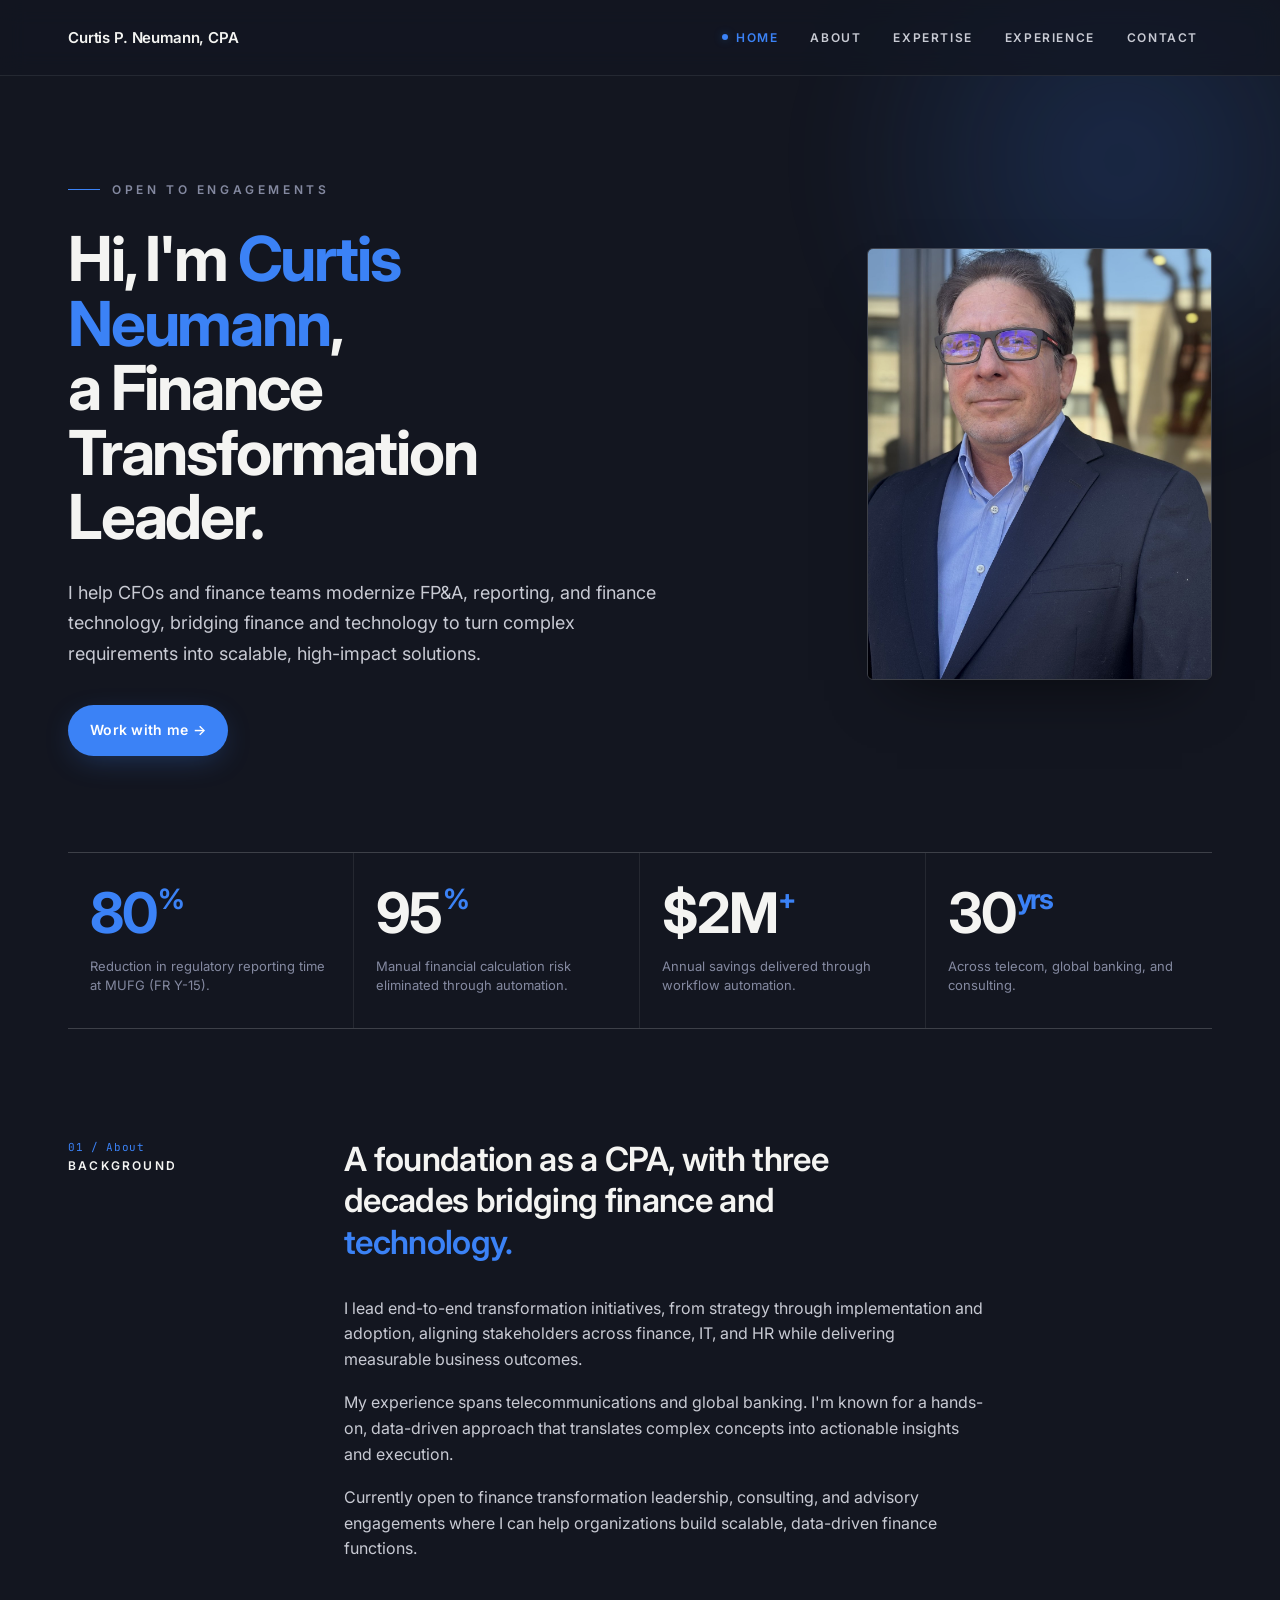
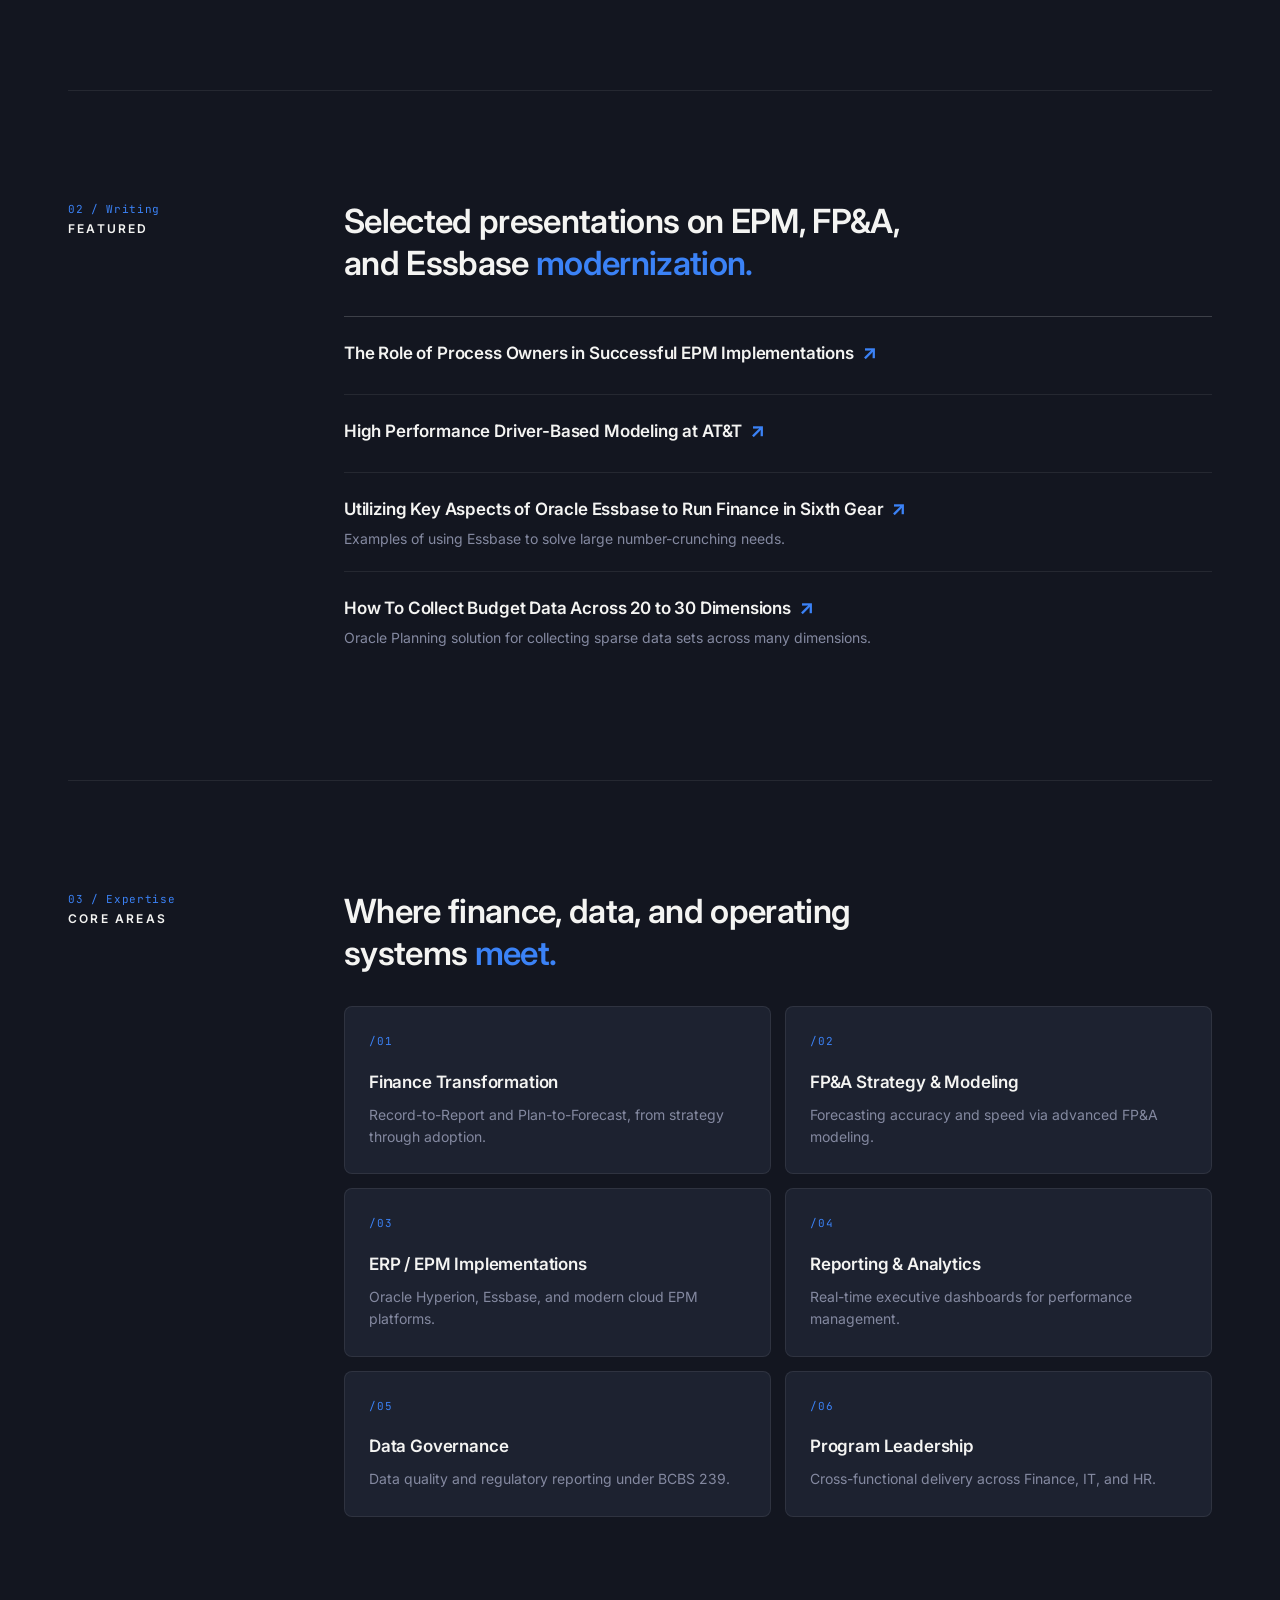
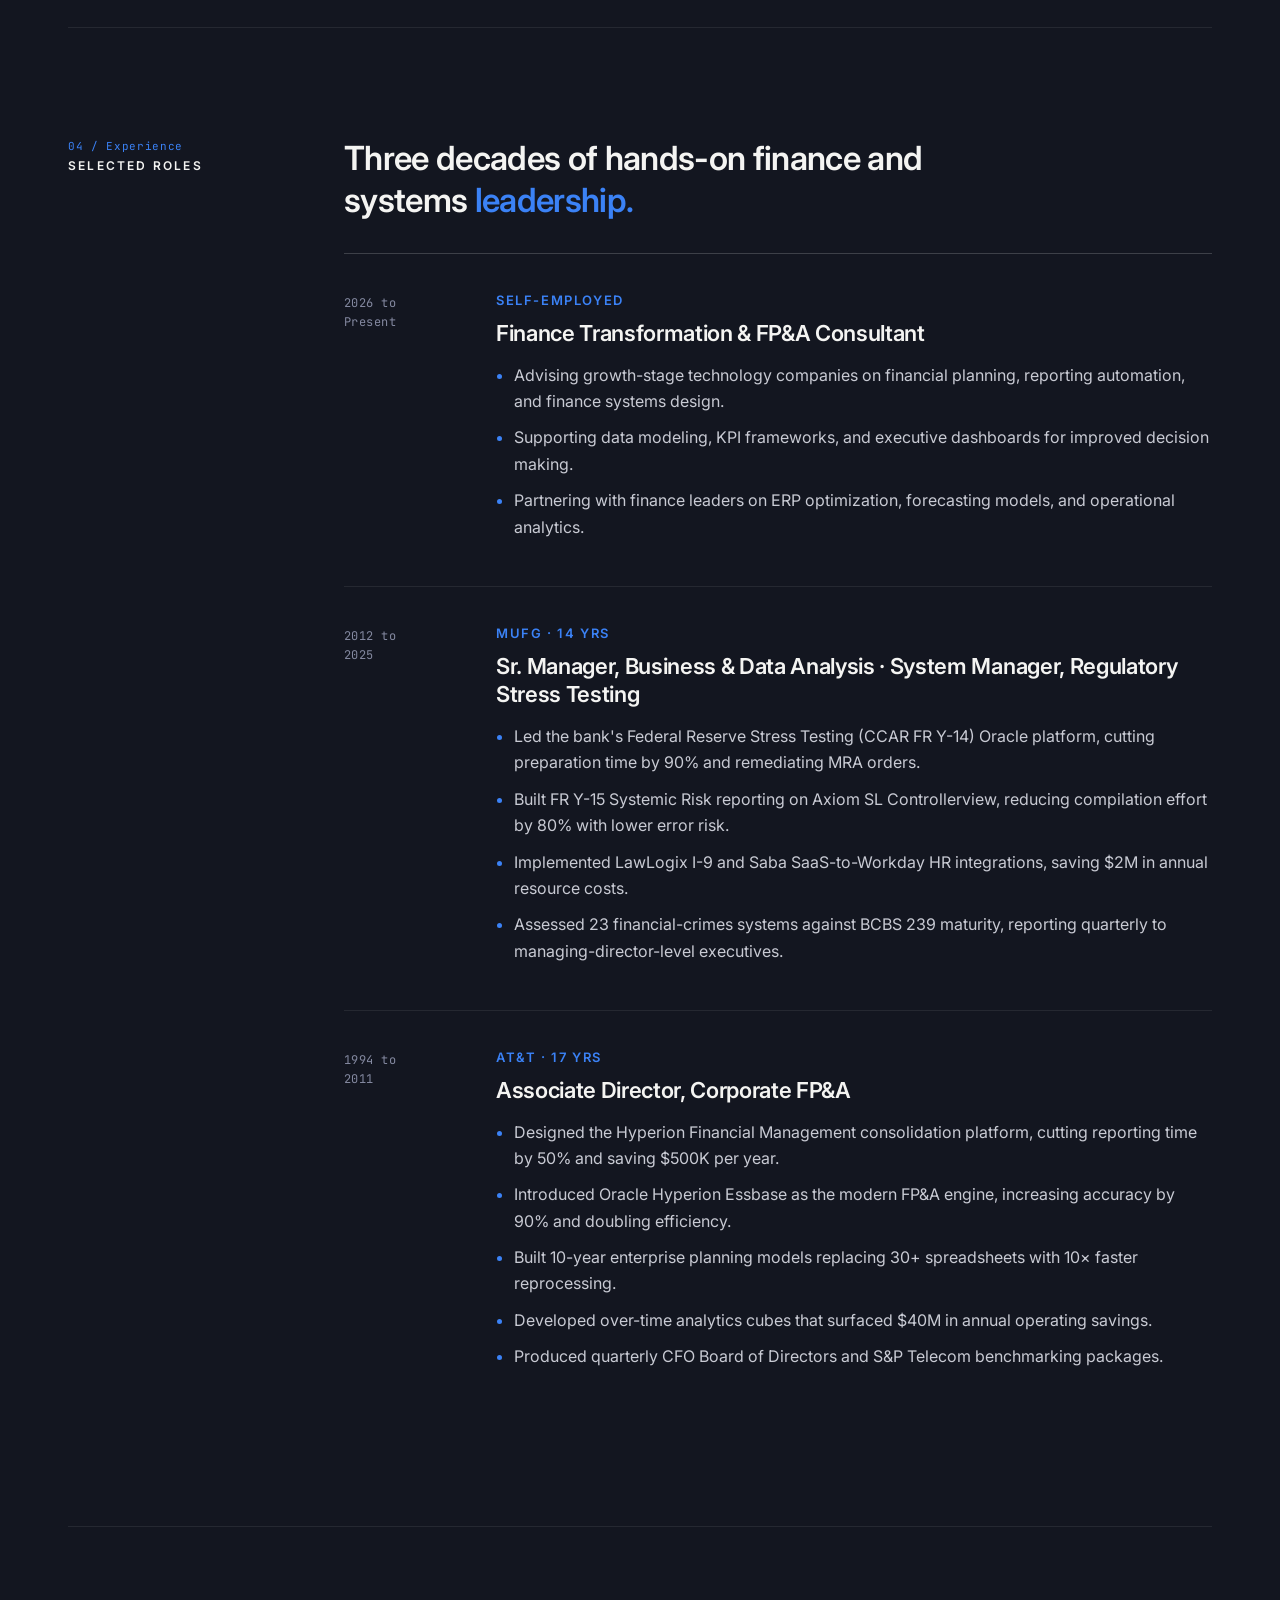
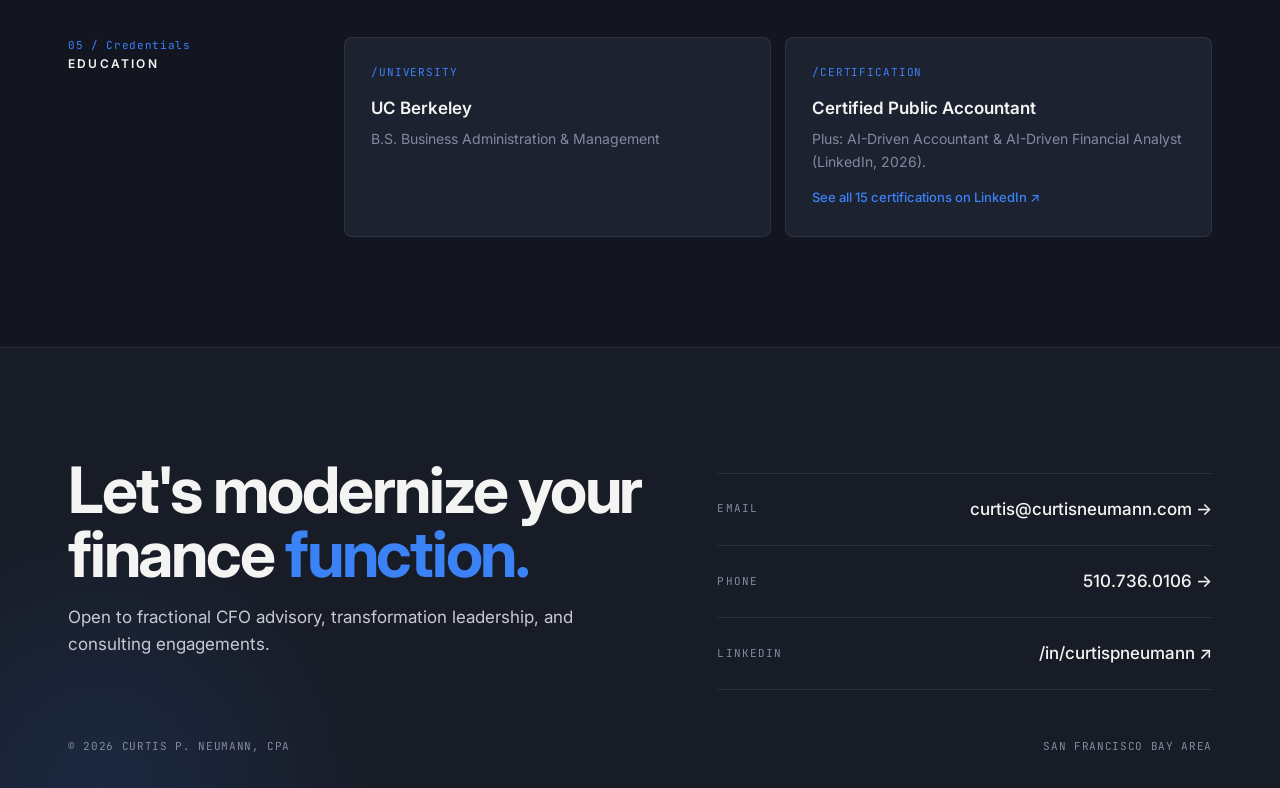
<file: index.html>
<!doctype html>
<html lang="en">
<head>
<meta charset="utf-8" />
<meta name="viewport" content="width=device-width, initial-scale=1" />
<title>Curtis P. Neumann, CPA · Finance Transformation Leader</title>
<meta name="description" content="Finance Transformation Leader and CFO Advisor. FP&A, ERP/EPM, reporting and data modernization. Ex-Deloitte CPA." />
<link rel="preconnect" href="https://fonts.googleapis.com" />
<link rel="preconnect" href="https://fonts.gstatic.com" crossorigin />
<link href="https://fonts.googleapis.com/css2?family=Inter:wght@400;500;600;700;800&family=JetBrains+Mono:wght@400;500&display=swap" rel="stylesheet" />
<link rel="stylesheet" href="styles.css" />
</head>
<body>

<header class="site">
  <div class="wrap row">
    <a class="brand" href="#top">
      <span>Curtis P. Neumann, CPA</span>
    </a>
    <nav class="primary" aria-label="Primary">
      <a href="#top" class="active">Home</a>
      <a href="#about">About</a>
      <a href="#expertise">Expertise</a>
      <a href="#experience">Experience</a>
      <a href="#contact">Contact</a>
    </nav>
  </div>
</header>

<main id="top">
  <div class="wrap">

    <section class="hero" aria-labelledby="hero-title">
      <div class="portrait-wrap">
        <img src="assets/portrait.jpg" alt="Portrait of Curtis P. Neumann" />
      </div>
      <div class="hero-text">
        <div class="eyebrow">Open to engagements</div>
        <h1 id="hero-title">
          <span class="line">Hi, I'm <span class="accent">Curtis Neumann</span>,</span>
          <span class="line">a Finance Transformation Leader.</span>
        </h1>
        <p class="lede">
          I help CFOs and finance teams modernize FP&amp;A, reporting, and finance technology, bridging finance and technology to turn complex requirements into scalable, high-impact solutions.
        </p>
        <div class="cta-row">
          <a class="btn btn-primary" href="mailto:curtis@curtisneumann.com?subject=Let%27s%20work%20together">Work with me →</a>
        </div>
      </div>
    </section>

    <div class="stats" aria-label="Selected impact">
      <div class="stat">
        <div class="num accent">80<span class="small">%</span></div>
        <div class="label">Reduction in regulatory reporting time at MUFG (FR Y-15).</div>
      </div>
      <div class="stat">
        <div class="num">95<span class="small">%</span></div>
        <div class="label">Manual financial calculation risk eliminated through automation.</div>
      </div>
      <div class="stat">
        <div class="num">$2M<span class="small">+</span></div>
        <div class="label">Annual savings delivered through workflow automation.</div>
      </div>
      <div class="stat">
        <div class="num">30<span class="small">yrs</span></div>
        <div class="label">Across telecom, global banking, and consulting.</div>
      </div>
    </div>

    <section id="about" aria-labelledby="about-title">
      <div class="section-grid">
        <div class="label-col">
          <div class="num-tag">01 / About</div>
          <h2 id="about-title">Background</h2>
        </div>
        <div>
          <p class="lede-2">A foundation as a CPA, with three decades bridging finance and <span class="accent">technology.</span></p>
          <p>I lead end-to-end transformation initiatives, from strategy through implementation and adoption, aligning stakeholders across finance, IT, and HR while delivering measurable business outcomes.</p>
          <p>My experience spans telecommunications and global banking. I'm known for a hands-on, data-driven approach that translates complex concepts into actionable insights and execution.</p>
          <p>Currently open to finance transformation leadership, consulting, and advisory engagements where I can help organizations build scalable, data-driven finance functions.</p>
        </div>
      </div>
    </section>

    <section id="writing" aria-labelledby="pub-title">
      <div class="section-grid">
        <div class="label-col">
          <div class="num-tag">02 / Writing</div>
          <h2 id="pub-title">Featured</h2>
        </div>
        <div>
          <p class="lede-2">Selected presentations on EPM, FP&amp;A, and Essbase <span class="accent">modernization.</span></p>
          <ul class="pub-list">
            <li>
              <a href="https://www.slideshare.net/Curtis_Neumann/the-role-of-process-owners-in-successful-epm-implementations" target="_blank" rel="noopener">
                <h3>The Role of Process Owners in Successful EPM Implementations<span class="ext">↗</span></h3>
              </a>
            </li>
            <li>
              <a href="https://www.slideshare.net/Curtis_Neumann/new-final-high-performance-driver-based-modelingat-att" target="_blank" rel="noopener">
                <h3>High Performance Driver-Based Modeling at AT&amp;T<span class="ext">↗</span></h3>
              </a>
            </li>
            <li>
              <a href="https://www.slideshare.net/Curtis_Neumann/utililizing-key-aspects-of-oracle-essbase-to-run-finance-in-sixth-gear" target="_blank" rel="noopener">
                <h3>Utilizing Key Aspects of Oracle Essbase to Run Finance in Sixth Gear<span class="ext">↗</span></h3>
                <p>Examples of using Essbase to solve large number-crunching needs.</p>
              </a>
            </li>
            <li>
              <a href="https://www.slideshare.net/Curtis_Neumann/how-to-collect-budget-data-across20-30-dims" target="_blank" rel="noopener">
                <h3>How To Collect Budget Data Across 20 to 30 Dimensions<span class="ext">↗</span></h3>
                <p>Oracle Planning solution for collecting sparse data sets across many dimensions.</p>
              </a>
            </li>
          </ul>
        </div>
      </div>
    </section>

    <section id="expertise" aria-labelledby="exp-title">
      <div class="section-grid">
        <div class="label-col">
          <div class="num-tag">03 / Expertise</div>
          <h2 id="exp-title">Core areas</h2>
        </div>
        <div>
          <p class="lede-2">Where finance, data, and operating systems <span class="accent">meet.</span></p>
          <div class="skill-grid">
            <div class="skill">
              <div class="num">/01</div>
              <h3>Finance Transformation</h3>
              <p>Record-to-Report and Plan-to-Forecast, from strategy through adoption.</p>
            </div>
            <div class="skill">
              <div class="num">/02</div>
              <h3>FP&amp;A Strategy &amp; Modeling</h3>
              <p>Forecasting accuracy and speed via advanced FP&amp;A modeling.</p>
            </div>
            <div class="skill">
              <div class="num">/03</div>
              <h3>ERP / EPM Implementations</h3>
              <p>Oracle Hyperion, Essbase, and modern cloud EPM platforms.</p>
            </div>
            <div class="skill">
              <div class="num">/04</div>
              <h3>Reporting &amp; Analytics</h3>
              <p>Real-time executive dashboards for performance management.</p>
            </div>
            <div class="skill">
              <div class="num">/05</div>
              <h3>Data Governance</h3>
              <p>Data quality and regulatory reporting under BCBS 239.</p>
            </div>
            <div class="skill">
              <div class="num">/06</div>
              <h3>Program Leadership</h3>
              <p>Cross-functional delivery across Finance, IT, and HR.</p>
            </div>
          </div>
        </div>
      </div>
    </section>

    <section id="experience" aria-labelledby="roles-title">
      <div class="section-grid">
        <div class="label-col">
          <div class="num-tag">04 / Experience</div>
          <h2 id="roles-title">Selected roles</h2>
        </div>
        <div>
          <p class="lede-2">Three decades of hands-on finance and systems <span class="accent">leadership.</span></p>

          <div class="timeline">
            <div class="role">
              <div class="when">2026 to<br>Present</div>
              <div>
                <div class="org">Self-employed</div>
                <h3>Finance Transformation &amp; FP&amp;A Consultant</h3>
                <ul>
                  <li>Advising growth-stage technology companies on financial planning, reporting automation, and finance systems design.</li>
                  <li>Supporting data modeling, KPI frameworks, and executive dashboards for improved decision making.</li>
                  <li>Partnering with finance leaders on ERP optimization, forecasting models, and operational analytics.</li>
                </ul>
              </div>
            </div>

            <div class="role">
              <div class="when">2012 to<br>2025</div>
              <div>
                <div class="org">MUFG · 14 yrs</div>
                <h3>Sr. Manager, Business &amp; Data Analysis · System Manager, Regulatory Stress Testing</h3>
                <ul>
                  <li>Led the bank's Federal Reserve Stress Testing (CCAR FR Y-14) Oracle platform, cutting preparation time by 90% and remediating MRA orders.</li>
                  <li>Built FR Y-15 Systemic Risk reporting on Axiom SL Controllerview, reducing compilation effort by 80% with lower error risk.</li>
                  <li>Implemented LawLogix I-9 and Saba SaaS-to-Workday HR integrations, saving $2M in annual resource costs.</li>
                  <li>Assessed 23 financial-crimes systems against BCBS 239 maturity, reporting quarterly to managing-director-level executives.</li>
                </ul>
              </div>
            </div>

            <div class="role">
              <div class="when">1994 to<br>2011</div>
              <div>
                <div class="org">AT&amp;T · 17 yrs</div>
                <h3>Associate Director, Corporate FP&amp;A</h3>
                <ul>
                  <li>Designed the Hyperion Financial Management consolidation platform, cutting reporting time by 50% and saving $500K per year.</li>
                  <li>Introduced Oracle Hyperion Essbase as the modern FP&amp;A engine, increasing accuracy by 90% and doubling efficiency.</li>
                  <li>Built 10-year enterprise planning models replacing 30+ spreadsheets with 10× faster reprocessing.</li>
                  <li>Developed over-time analytics cubes that surfaced $40M in annual operating savings.</li>
                  <li>Produced quarterly CFO Board of Directors and S&amp;P Telecom benchmarking packages.</li>
                </ul>
              </div>
            </div>
          </div>
        </div>
      </div>
    </section>

    <section aria-labelledby="edu-title">
      <div class="section-grid">
        <div class="label-col">
          <div class="num-tag">05 / Credentials</div>
          <h2 id="edu-title">Education</h2>
        </div>
        <div>
          <div class="edu-grid">
            <div class="edu-card">
              <div class="num">/UNIVERSITY</div>
              <h3>UC Berkeley</h3>
              <p>B.S. Business Administration &amp; Management</p>
            </div>
            <div class="edu-card">
              <div class="num">/CERTIFICATION</div>
              <h3>Certified Public Accountant</h3>
              <p>Plus: AI-Driven Accountant &amp; AI-Driven Financial Analyst (LinkedIn, 2026).</p>
              <a class="cert-link" href="https://www.linkedin.com/in/curtispneumann/details/certifications/" target="_blank" rel="noopener">See all 15 certifications on LinkedIn ↗</a>
            </div>
          </div>
        </div>
      </div>
    </section>

  </div>

  <footer class="cta" id="contact">
    <div class="wrap">
      <div class="grid">
        <div>
          <h2>Let's modernize your finance <span class="accent">function.</span></h2>
          <p>Open to fractional CFO advisory, transformation leadership, and consulting engagements.</p>
        </div>
        <div class="channels">
          <a class="channel" href="mailto:curtis@curtisneumann.com">
            <span class="lab">Email</span>
            <span class="val">curtis@curtisneumann.com →</span>
          </a>
          <a class="channel" href="tel:+15107360106">
            <span class="lab">Phone</span>
            <span class="val">510.736.0106 →</span>
          </a>
          <a class="channel" href="https://www.linkedin.com/in/curtispneumann/" target="_blank" rel="noopener">
            <span class="lab">LinkedIn</span>
            <span class="val">/in/curtispneumann ↗</span>
          </a>
        </div>
      </div>
      <div class="colophon">
        <span>© 2026 CURTIS P. NEUMANN, CPA</span>
        <span>SAN FRANCISCO BAY AREA</span>
      </div>
    </div>
  </footer>
</main>

</body>
</html>
</file>
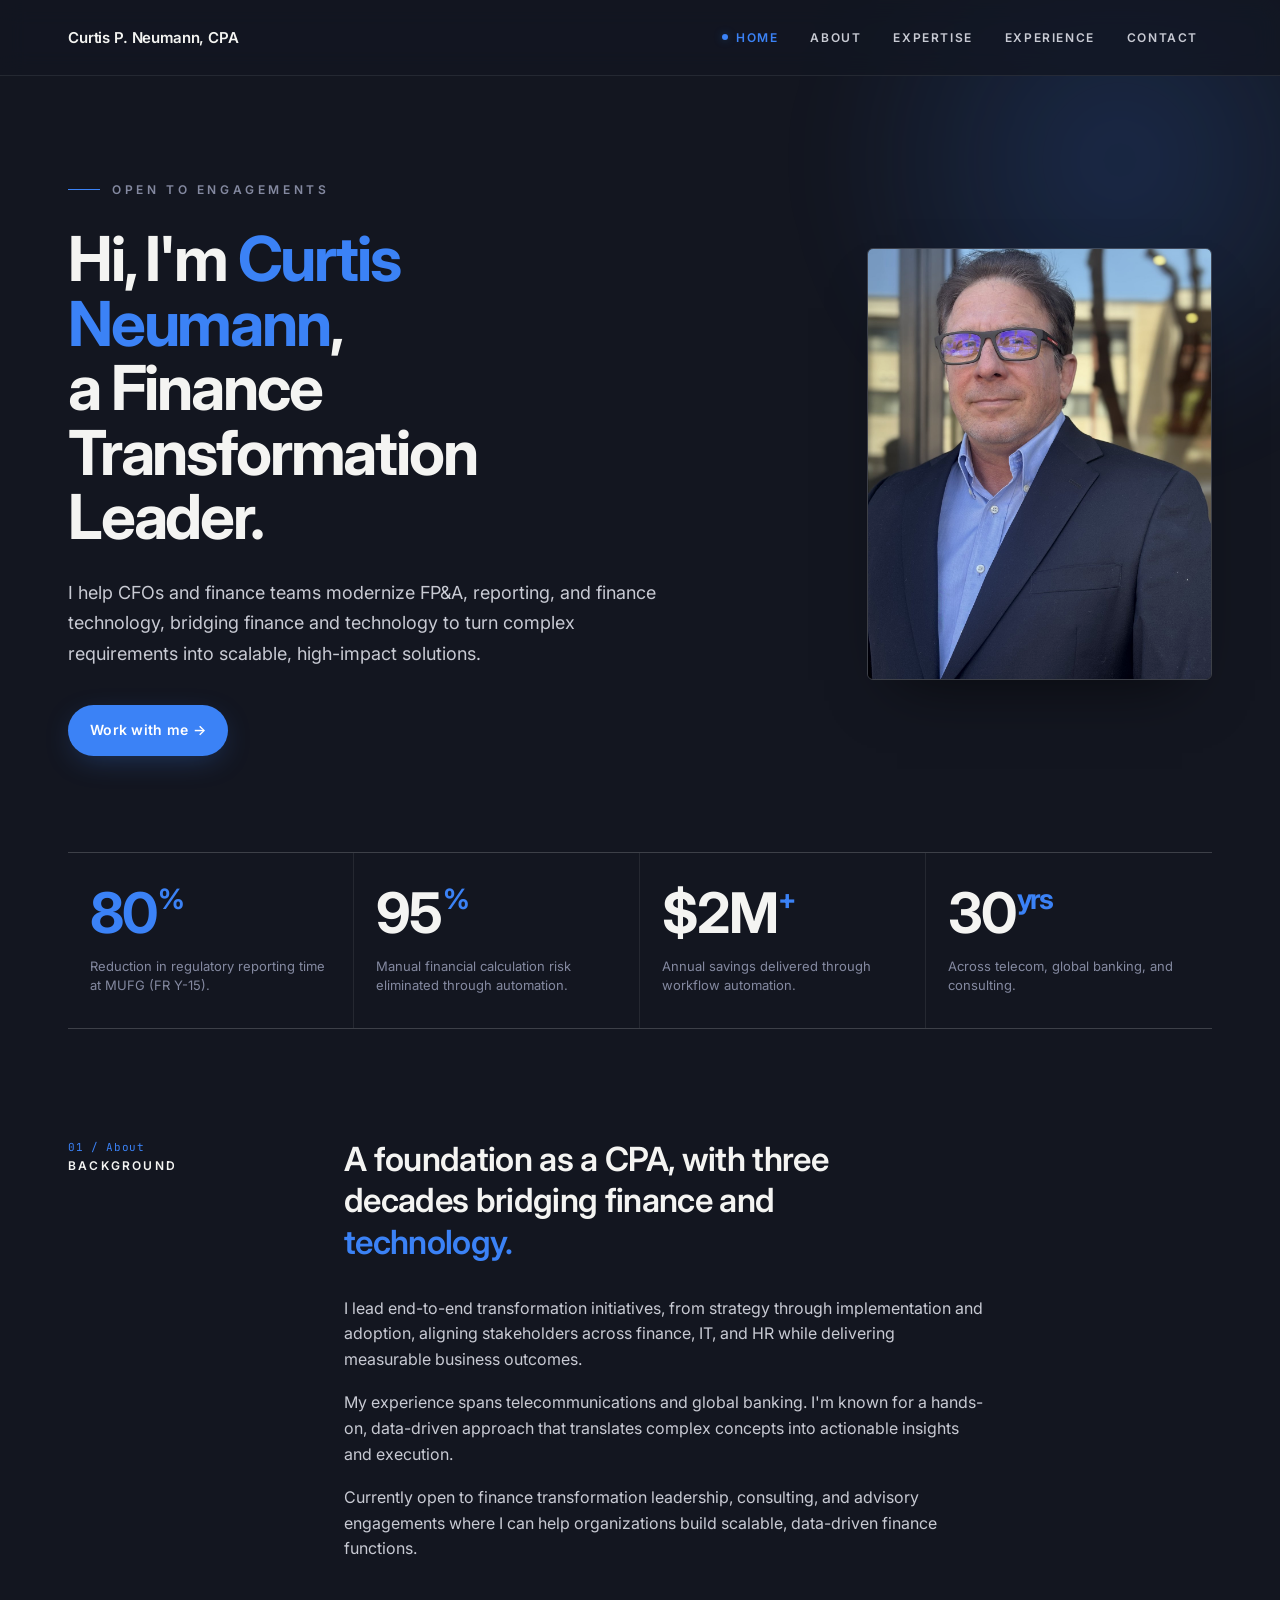
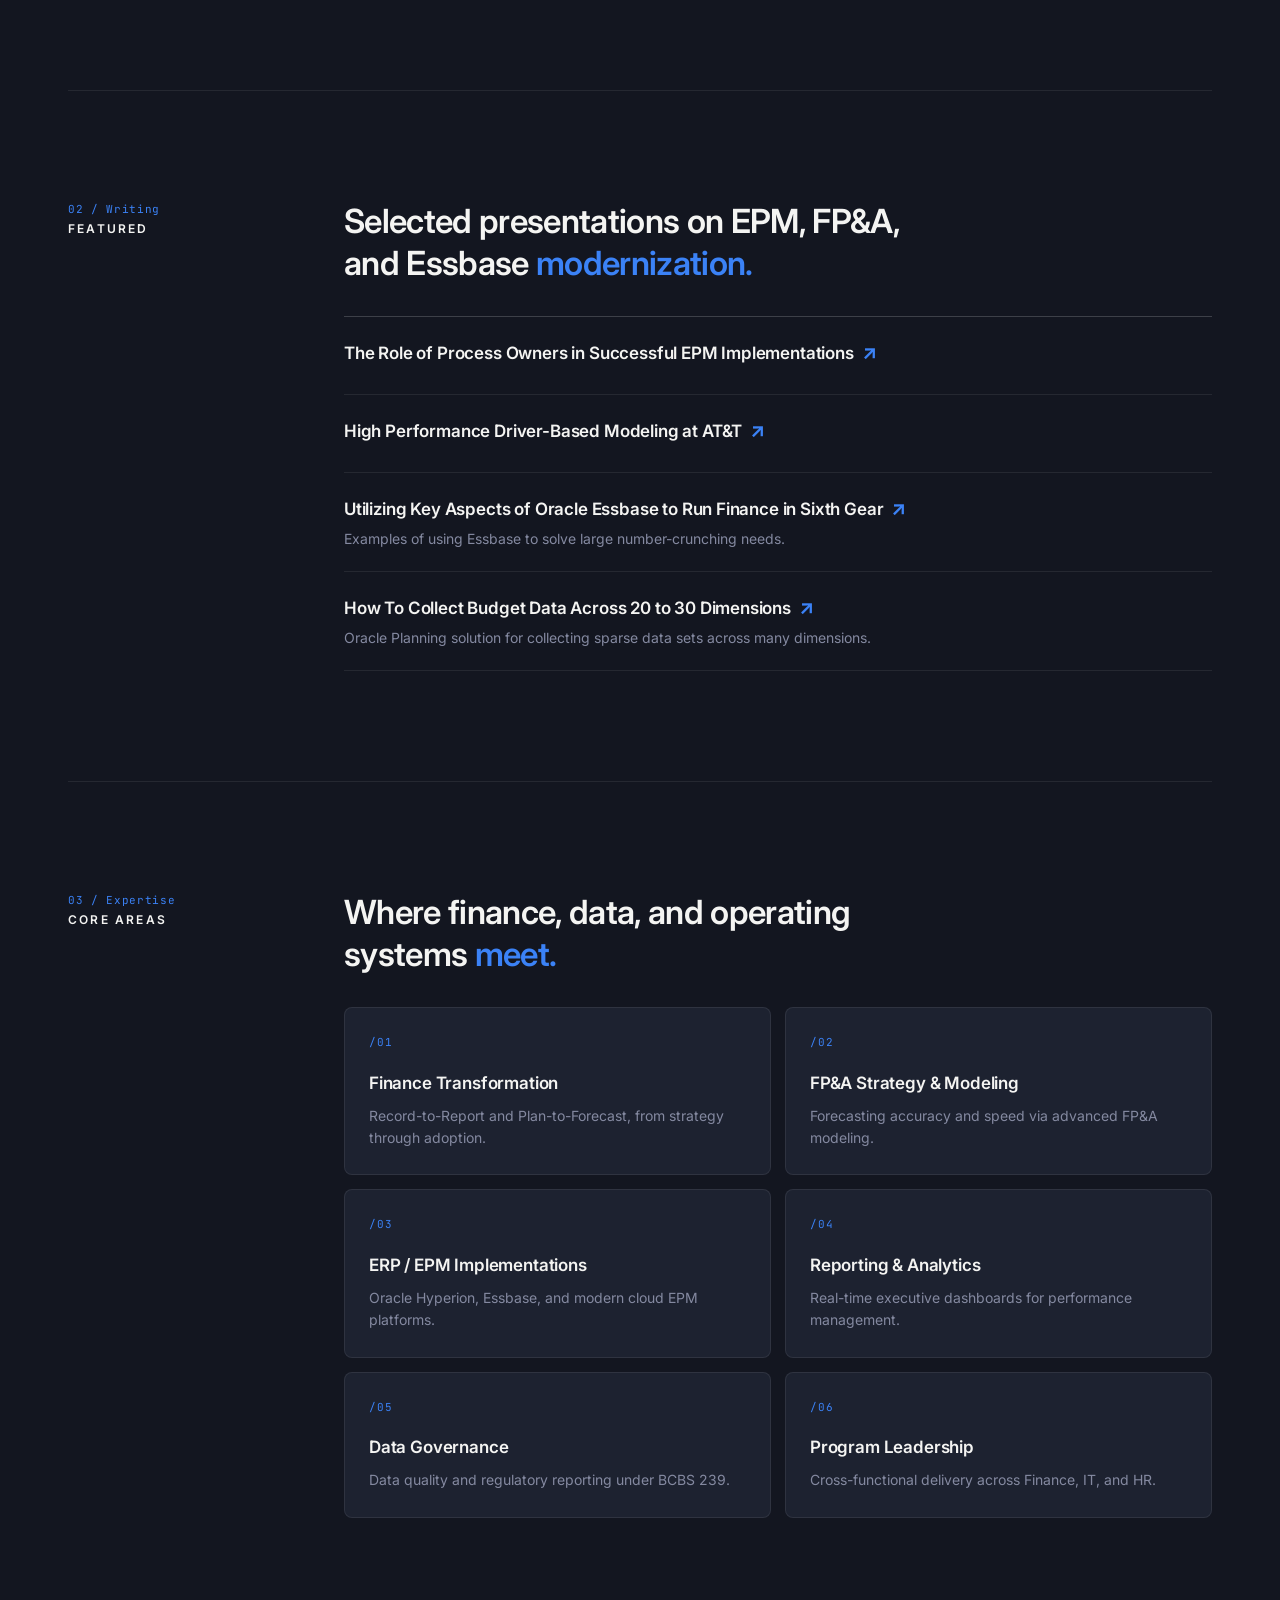
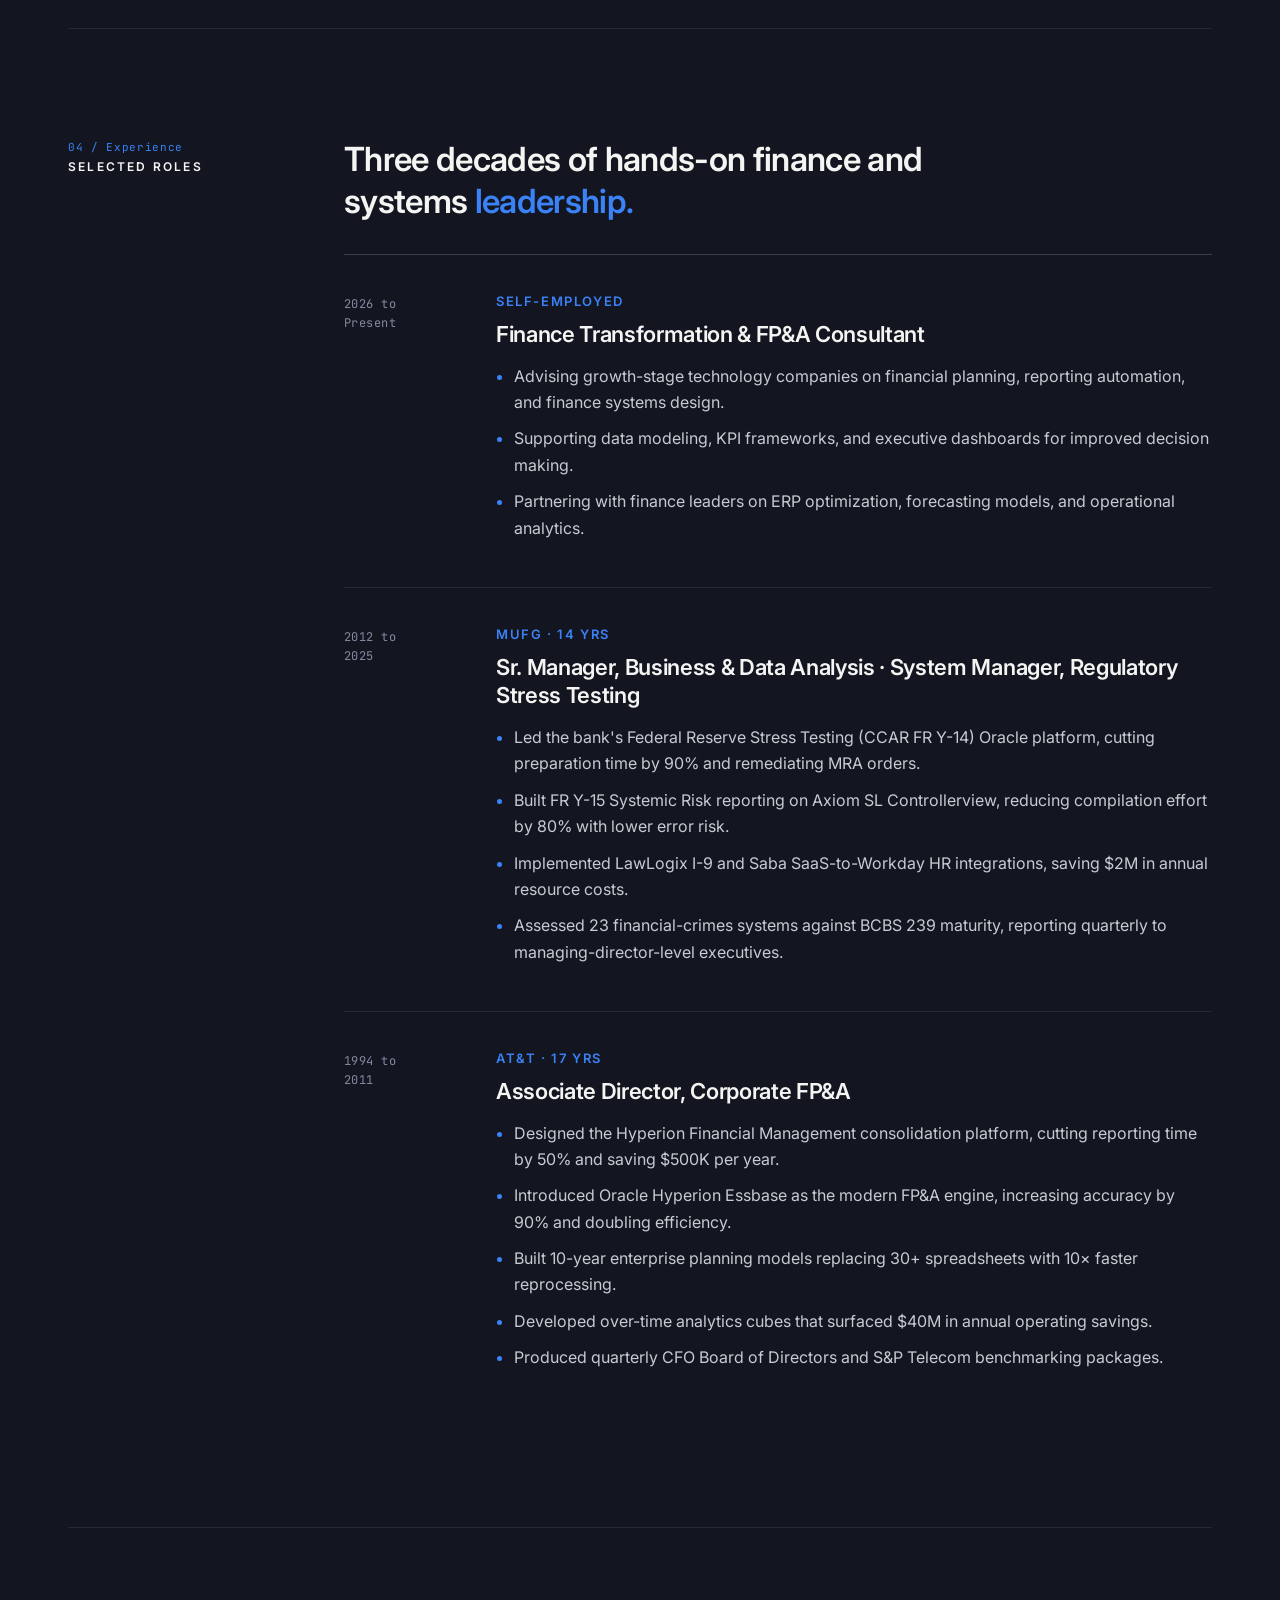
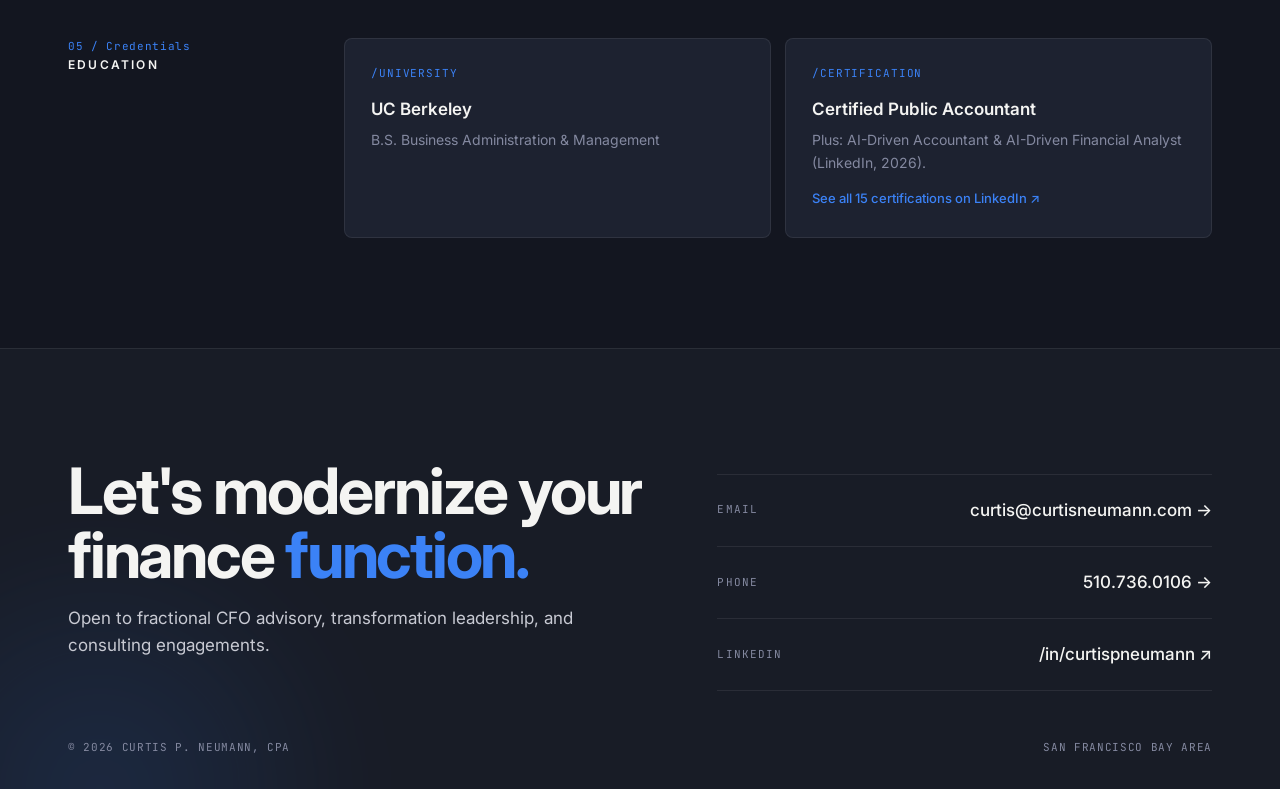
<file: mockup/3.html>
<!doctype html>
<html lang="en">
<head>
<meta charset="utf-8" />
<meta name="robots" content="noindex, nofollow" />
<meta name="viewport" content="width=device-width, initial-scale=1" />
<title>Curtis P. Neumann, CPA · Finance Transformation Leader</title>
<meta name="description" content="Finance Transformation Leader and CFO Advisor. FP&A, ERP/EPM, reporting and data modernization. Ex-Deloitte CPA." />
<link rel="preconnect" href="https://fonts.googleapis.com" />
<link rel="preconnect" href="https://fonts.gstatic.com" crossorigin />
<link href="https://fonts.googleapis.com/css2?family=Inter:wght@400;500;600;700;800&family=JetBrains+Mono:wght@400;500&display=swap" rel="stylesheet" />
<style>
  :root {
    --bg: #131620;
    --bg-2: #181C26;
    --panel: #1D2230;
    --panel-2: #232838;
    --ink: #F4F4F2;
    --ink-2: #C8CAD3;
    --muted: #8489A0;
    --rule: rgba(255,255,255,0.08);
    --rule-strong: rgba(255,255,255,0.18);
    --accent: #3B82F6;
    --accent-2: #60A5FA;
    --accent-soft: rgba(59, 130, 246, 0.14);
    --accent-glow: rgba(59, 130, 246, 0.35);
    --max: 1200px;
  }
  * { box-sizing: border-box; }
  html, body { margin: 0; padding: 0; }
  body {
    background: var(--bg);
    color: var(--ink);
    font-family: 'Inter', -apple-system, BlinkMacSystemFont, sans-serif;
    font-size: 16px;
    line-height: 1.6;
    -webkit-font-smoothing: antialiased;
  }
  body::before {
    content: "";
    position: fixed;
    pointer-events: none;
    top: -200px; right: -200px;
    width: 720px; height: 720px;
    background: radial-gradient(circle, var(--accent-glow), transparent 60%);
    opacity: 0.55;
    filter: blur(40px);
    z-index: 0;
  }
  a { color: var(--ink); text-decoration: none; }
  a:hover { color: var(--accent); }
  .mono { font-family: 'JetBrains Mono', ui-monospace, monospace; font-size: 12px; letter-spacing: 0.04em; }

  .wrap { max-width: var(--max); margin: 0 auto; padding: 0 28px; position: relative; z-index: 1; }

  /* Header */
  header.site {
    border-bottom: 1px solid var(--rule);
    padding: 18px 0;
    position: sticky; top: 0;
    background: rgba(19, 22, 32, 0.78);
    backdrop-filter: saturate(140%) blur(12px);
    z-index: 5;
  }
  header.site .row {
    display: flex; align-items: center; justify-content: space-between; gap: 24px;
  }
  .brand {
    display: inline-flex; align-items: center; gap: 12px;
    font-weight: 600;
    font-size: 15px;
    letter-spacing: -0.01em;
    color: var(--ink);
  }
  .brand .avatar {
    width: 40px; height: 40px;
    border-radius: 50%;
    overflow: hidden;
    background: #333;
    border: 1px solid var(--rule-strong);
    box-shadow: 0 0 0 3px rgba(255,255,255,0.04);
    flex-shrink: 0;
  }
  .brand .avatar img { width: 100%; height: 100%; object-fit: cover; display: block; }
  nav.primary {
    display: flex; gap: 4px; align-items: center;
    font-size: 12px;
    text-transform: uppercase;
    letter-spacing: 1.6px;
    font-weight: 600;
  }
  nav.primary a {
    color: var(--ink-2);
    padding: 10px 14px;
    border-radius: 6px;
    transition: color .15s ease, background .15s ease;
  }
  nav.primary a:hover { color: var(--ink); background: rgba(255,255,255,0.04); }
  nav.primary a.active { color: var(--accent); }
  nav.primary a.active::before {
    content: "";
    display: inline-block;
    width: 6px; height: 6px;
    background: var(--accent);
    border-radius: 50%;
    margin-right: 8px;
    transform: translateY(-2px);
    box-shadow: 0 0 8px var(--accent-glow);
  }

  /* Hero */
  .hero {
    padding: 96px 0 72px;
    display: grid;
    grid-template-columns: 1.2fr 1fr;
    gap: 64px;
    align-items: center;
    border-bottom: none;
  }
  .hero .portrait-wrap { grid-column: 2; grid-row: 1; }
  .hero .hero-text { grid-column: 1; grid-row: 1; }
  .eyebrow {
    text-transform: uppercase;
    letter-spacing: 3.6px;
    font-size: 12px;
    color: var(--muted);
    font-weight: 600;
    margin-bottom: 28px;
    display: inline-flex; align-items: center; gap: 12px;
  }
  .eyebrow::before {
    content: "";
    display: inline-block;
    width: 32px; height: 1px;
    background: var(--accent);
  }
  h1 {
    font-weight: 700;
    font-size: clamp(36px, 5.4vw, 62px);
    line-height: 1.04;
    letter-spacing: -0.035em;
    margin: 0 0 28px;
    color: var(--ink);
  }
  h1 .accent { color: var(--accent); }
  h1 .line { display: block; }
  .lede {
    font-size: 18px;
    line-height: 1.7;
    color: var(--ink-2);
    max-width: 54ch;
    margin: 0 0 36px;
  }
  .pill-row { display: flex; flex-wrap: wrap; gap: 8px; margin-bottom: 36px; }
  .pill {
    display: inline-block;
    padding: 7px 14px;
    background: var(--panel);
    border: 1px solid var(--rule);
    border-radius: 999px;
    font-size: 13px;
    color: var(--ink-2);
  }
  .pill.dark {
    background: transparent;
    color: var(--accent);
    border-color: var(--accent);
  }

  .cta-row { display: flex; flex-wrap: wrap; gap: 12px; }
  .btn {
    display: inline-flex; align-items: center; gap: 10px;
    padding: 14px 22px;
    border-radius: 999px;
    font-weight: 600; font-size: 14px;
    letter-spacing: 0.02em;
    transition: transform .15s ease, box-shadow .15s ease, background .15s ease;
  }
  .btn-primary {
    background: var(--accent);
    color: white;
    box-shadow: 0 8px 30px -8px var(--accent-glow);
  }
  .btn-primary:hover { transform: translateY(-1px); background: var(--accent-2); color: white; }
  .btn-ghost {
    background: transparent;
    color: var(--ink);
    border: 1px solid var(--rule-strong);
  }
  .btn-ghost:hover { background: rgba(255,255,255,0.04); color: var(--ink); }

  .portrait-wrap {
    position: relative;
    aspect-ratio: 4/5;
    max-width: 345px;
    margin-left: auto;
  }
  .portrait-wrap img {
    width: 100%;
    height: 100%;
    object-fit: cover;
    border-radius: 6px;
    display: block;
    border: 1px solid var(--rule-strong);
    box-shadow: 0 30px 60px -30px rgba(0,0,0,0.6);
    filter: contrast(1.02) saturate(0.95);
  }

  /* Stats grid */
  .stats {
    display: grid;
    grid-template-columns: repeat(4, 1fr);
    gap: 0;
    border-top: 1px solid var(--rule-strong);
    border-bottom: 1px solid var(--rule-strong);
    margin: 24px 0 0;
  }
  .stat {
    padding: 32px 22px;
    border-right: 1px solid var(--rule);
    display: flex; flex-direction: column;
  }
  .stat:last-child { border-right: none; }
  .stat .num {
    font-weight: 700;
    font-size: 56px;
    line-height: 1;
    letter-spacing: -0.04em;
    color: var(--ink);
  }
  .stat .num .small { font-size: 28px; vertical-align: top; line-height: 1; color: var(--accent); margin-left: 2px; }
  .stat .num.accent { color: var(--accent); }
  .stat .label {
    margin-top: 16px;
    font-size: 13px;
    color: var(--muted);
    line-height: 1.5;
  }

  /* Sections */
  section { padding: 110px 0; border-bottom: 1px solid var(--rule); }
  section:last-of-type { border-bottom: none; }
  .section-grid {
    display: grid;
    grid-template-columns: 220px 1fr;
    gap: 56px;
  }
  .section-grid .label-col { position: sticky; top: 90px; align-self: start; }
  .section-grid h2 {
    font-size: 12px;
    text-transform: uppercase;
    letter-spacing: 2.2px;
    margin: 0 0 6px;
    color: var(--ink);
    font-weight: 600;
  }
  .section-grid .num-tag {
    font-family: 'JetBrains Mono', monospace;
    font-size: 11px;
    color: var(--accent);
    letter-spacing: 0.06em;
  }
  .section-grid .lede-2 {
    font-size: clamp(24px, 2.6vw, 34px);
    line-height: 1.25;
    letter-spacing: -0.02em;
    margin: 0 0 32px;
    max-width: 28ch;
    font-weight: 600;
    color: var(--ink);
  }
  .section-grid .lede-2 .accent { color: var(--accent); }
  .section-grid p {
    margin: 0 0 18px;
    max-width: 64ch;
    color: var(--ink-2);
    font-size: 16px;
  }

  /* Expertise cards */
  .skill-grid {
    display: grid;
    grid-template-columns: repeat(2, 1fr);
    gap: 14px;
  }
  .skill {
    background: var(--panel);
    border: 1px solid var(--rule);
    border-radius: 8px;
    padding: 26px 24px;
    transition: border-color .2s ease, transform .2s ease, background .2s ease;
    position: relative;
  }
  .skill:hover {
    border-color: var(--accent);
    background: var(--panel-2);
    transform: translateY(-2px);
  }
  .skill .num {
    font-family: 'JetBrains Mono', monospace;
    font-size: 11px;
    color: var(--accent);
    margin-bottom: 18px;
    letter-spacing: 0.08em;
  }
  .skill h3 {
    font-size: 17px;
    font-weight: 600;
    margin: 0 0 8px;
    letter-spacing: -0.01em;
    color: var(--ink);
  }
  .skill p { margin: 0; font-size: 14px; color: var(--muted); line-height: 1.55; }

  /* Experience */
  .timeline { display: flex; flex-direction: column; gap: 0; }
  .role {
    display: grid;
    grid-template-columns: 120px 1fr;
    gap: 32px;
    padding: 36px 0;
    border-top: 1px solid var(--rule);
    align-items: start;
  }
  .role:first-child { border-top: 1px solid var(--rule-strong); }
  .role .when {
    font-family: 'JetBrains Mono', monospace;
    font-size: 12px;
    color: var(--muted);
    letter-spacing: 0.04em;
    padding-top: 4px;
  }
  .role .org {
    color: var(--accent);
    font-size: 13px;
    font-weight: 600;
    text-transform: uppercase;
    letter-spacing: 1.6px;
    margin-bottom: 8px;
    font-family: 'Inter', sans-serif;
  }
  .role h3 {
    font-size: 22px;
    font-weight: 600;
    margin: 0 0 14px;
    letter-spacing: -0.015em;
    line-height: 1.3;
    color: var(--ink);
  }
  .role ul { margin: 0; padding-left: 18px; color: var(--ink-2); }
  .role ul li { margin-bottom: 10px; line-height: 1.65; }
  .role ul li::marker { color: var(--accent); }

  /* Education */
  .edu-grid {
    display: grid; grid-template-columns: 1fr 1fr; gap: 14px;
  }
  .edu-card {
    background: var(--panel);
    border: 1px solid var(--rule);
    border-radius: 8px;
    padding: 26px;
  }
  .edu-card .num {
    font-family: 'JetBrains Mono', monospace;
    font-size: 11px;
    color: var(--accent);
    letter-spacing: 0.08em;
    margin-bottom: 14px;
  }
  .edu-card h3 { margin: 0 0 6px; font-size: 17px; font-weight: 600; color: var(--ink); }
  .edu-card p { margin: 0; color: var(--muted); font-size: 14px; }
  .cert-link {
    display: inline-flex; align-items: center; gap: 6px;
    color: var(--accent);
    font-size: 13px;
    font-weight: 500;
    margin-top: 14px;
    transition: color .15s ease;
  }
  .cert-link:hover { color: var(--accent-2); text-decoration: underline; text-underline-offset: 4px; }

  /* Publications */
  .pub-list { list-style: none; margin: 0; padding: 0; display: flex; flex-direction: column; gap: 0; }
  .pub-list li {
    border-top: 1px solid var(--rule);
    padding: 22px 0;
  }
  .pub-list li:first-child { border-top: 1px solid var(--rule-strong); }
  .pub-list li:last-child { border-bottom: 1px solid var(--rule); }
  .pub-list a {
    display: block;
    color: var(--ink);
    transition: color .15s ease;
  }
  .pub-list a:hover { color: var(--accent); }
  .pub-list a:hover h3 { text-decoration: underline; text-underline-offset: 4px; }
  .pub-list h3 {
    font-size: 17px;
    font-weight: 600;
    letter-spacing: -0.01em;
    margin: 0 0 6px;
    line-height: 1.35;
    color: var(--ink);
  }
  .pub-list h3 .ext {
    color: var(--accent);
    font-weight: 700;
    font-size: 20px;
    margin-left: 8px;
    display: inline-block;
    transition: transform .15s ease;
    text-decoration: none;
  }
  .pub-list a:hover .ext { transform: translate(2px, -2px); color: var(--accent-2); }
  .pub-list p { margin: 0; color: var(--muted); font-size: 14px; line-height: 1.5; max-width: 60ch; }

  /* Footer CTA */
  footer.cta {
    background: var(--bg-2);
    border-top: 1px solid var(--rule);
    padding: 110px 0 32px;
    position: relative;
    overflow: hidden;
  }
  footer.cta::before {
    content: "";
    position: absolute;
    bottom: -300px; left: -200px;
    width: 600px; height: 600px;
    background: radial-gradient(circle, var(--accent-glow), transparent 65%);
    opacity: 0.4;
    filter: blur(40px);
  }
  footer.cta .grid {
    display: grid;
    grid-template-columns: 1.2fr 1fr;
    gap: 56px;
    align-items: end;
    position: relative;
  }
  footer.cta h2 {
    font-size: clamp(40px, 5.4vw, 64px);
    font-weight: 700;
    line-height: 1.0;
    letter-spacing: -0.035em;
    margin: 0 0 18px;
    max-width: 14ch;
    color: var(--ink);
  }
  footer.cta h2 .accent { color: var(--accent); }
  footer.cta p { color: var(--ink-2); max-width: 50ch; margin: 0 0 32px; font-size: 17px; }
  footer.cta .channels { display: flex; flex-direction: column; gap: 0; }
  footer.cta .channel {
    display: flex; justify-content: space-between; align-items: center;
    padding: 22px 0;
    border-top: 1px solid var(--rule);
    color: var(--ink);
    transition: padding .2s ease, color .15s ease;
  }
  footer.cta .channel:hover { padding-left: 8px; color: var(--accent); }
  footer.cta .channel:last-child { border-bottom: 1px solid var(--rule); }
  footer.cta .channel .lab {
    font-family: 'JetBrains Mono', monospace;
    font-size: 11px; letter-spacing: 0.1em;
    text-transform: uppercase;
    color: var(--muted);
  }
  footer.cta .channel .val { font-size: 17px; font-weight: 500; }
  .colophon {
    margin-top: 48px;
    color: var(--muted);
    font-family: 'JetBrains Mono', monospace;
    font-size: 11px;
    letter-spacing: 0.06em;
    display: flex; justify-content: space-between; flex-wrap: wrap; gap: 8px;
    position: relative;
  }

  /* Responsive */
  @media (max-width: 960px) {
    .hero {
      display: block;
      padding: 56px 0 40px;
    }
    .hero::after { content: ""; display: block; clear: both; }
    .hero .portrait-wrap {
      float: right;
      width: 240px;
      max-width: 40%;
      margin: 8px 0 20px 28px;
      aspect-ratio: 4/5;
    }
    .stats { grid-template-columns: repeat(2, 1fr); }
    .stat:nth-child(2) { border-right: none; }
    .stat:nth-child(1), .stat:nth-child(2) { border-bottom: 1px solid var(--rule); }
    .section-grid { grid-template-columns: 1fr; gap: 24px; }
    .section-grid .label-col { position: static; }
    .skill-grid, .edu-grid { grid-template-columns: 1fr; }
    .role { grid-template-columns: 1fr; gap: 8px; }
    footer.cta .grid { grid-template-columns: 1fr; gap: 40px; }
    nav.primary { display: none; }
  }
  @media (max-width: 520px) {
    .hero .portrait-wrap {
      float: none;
      width: 100%;
      max-width: 260px;
      margin: 0 auto 24px;
    }
    .stats { grid-template-columns: 1fr; }
    .stat { border-right: none; border-bottom: 1px solid var(--rule); }
    .stat:last-child { border-bottom: none; }
    h1 { font-size: 36px; }
  }
</style>
</head>
<body>

<header class="site">
  <div class="wrap row">
    <a class="brand" href="#top">
      <span>Curtis P. Neumann, CPA</span>
    </a>
    <nav class="primary" aria-label="Primary">
      <a href="#top" class="active">Home</a>
      <a href="#about">About</a>
      <a href="#expertise">Expertise</a>
      <a href="#experience">Experience</a>
      <a href="#contact">Contact</a>
    </nav>
  </div>
</header>

<main id="top">
  <div class="wrap">

    <section class="hero" aria-labelledby="hero-title">
      <div class="portrait-wrap">
        <img src="../assets/portrait.jpg" alt="Portrait of Curtis P. Neumann" />
      </div>
      <div class="hero-text">
        <div class="eyebrow">Open to engagements</div>
        <h1 id="hero-title">
          <span class="line">Hi, I'm <span class="accent">Curtis Neumann</span>,</span>
          <span class="line">a Finance Transformation Leader.</span>
        </h1>
        <p class="lede">
          I help CFOs and finance teams modernize FP&amp;A, reporting, and finance technology, bridging finance and technology to turn complex requirements into scalable, high-impact solutions.
        </p>
        <div class="cta-row">
          <a class="btn btn-primary" href="mailto:curtis@curtisneumann.com?subject=Let%27s%20work%20together">Work with me →</a>
        </div>
      </div>
    </section>

    <div class="stats" aria-label="Selected impact">
      <div class="stat">
        <div class="num accent">80<span class="small">%</span></div>
        <div class="label">Reduction in regulatory reporting time at MUFG (FR Y-15).</div>
      </div>
      <div class="stat">
        <div class="num">95<span class="small">%</span></div>
        <div class="label">Manual financial calculation risk eliminated through automation.</div>
      </div>
      <div class="stat">
        <div class="num">$2M<span class="small">+</span></div>
        <div class="label">Annual savings delivered through workflow automation.</div>
      </div>
      <div class="stat">
        <div class="num">30<span class="small">yrs</span></div>
        <div class="label">Across telecom, global banking, and consulting.</div>
      </div>
    </div>

    <section id="about" aria-labelledby="about-title">
      <div class="section-grid">
        <div class="label-col">
          <div class="num-tag">01 / About</div>
          <h2 id="about-title">Background</h2>
        </div>
        <div>
          <p class="lede-2">A foundation as a CPA, with three decades bridging finance and <span class="accent">technology.</span></p>
          <p>I lead end-to-end transformation initiatives, from strategy through implementation and adoption, aligning stakeholders across finance, IT, and HR while delivering measurable business outcomes.</p>
          <p>My experience spans telecommunications and global banking. I'm known for a hands-on, data-driven approach that translates complex concepts into actionable insights and execution.</p>
          <p>Currently open to finance transformation leadership, consulting, and advisory engagements where I can help organizations build scalable, data-driven finance functions.</p>
        </div>
      </div>
    </section>

    <section id="writing" aria-labelledby="pub-title">
      <div class="section-grid">
        <div class="label-col">
          <div class="num-tag">02 / Writing</div>
          <h2 id="pub-title">Featured</h2>
        </div>
        <div>
          <p class="lede-2">Selected presentations on EPM, FP&amp;A, and Essbase <span class="accent">modernization.</span></p>
          <ul class="pub-list">
            <li>
              <a href="https://www.slideshare.net/Curtis_Neumann/the-role-of-process-owners-in-successful-epm-implementations" target="_blank" rel="noopener">
                <h3>The Role of Process Owners in Successful EPM Implementations<span class="ext">↗</span></h3>
              </a>
            </li>
            <li>
              <a href="https://www.slideshare.net/Curtis_Neumann/new-final-high-performance-driver-based-modelingat-att" target="_blank" rel="noopener">
                <h3>High Performance Driver-Based Modeling at AT&amp;T<span class="ext">↗</span></h3>
              </a>
            </li>
            <li>
              <a href="https://www.slideshare.net/Curtis_Neumann/utililizing-key-aspects-of-oracle-essbase-to-run-finance-in-sixth-gear" target="_blank" rel="noopener">
                <h3>Utilizing Key Aspects of Oracle Essbase to Run Finance in Sixth Gear<span class="ext">↗</span></h3>
                <p>Examples of using Essbase to solve large number-crunching needs.</p>
              </a>
            </li>
            <li>
              <a href="https://www.slideshare.net/Curtis_Neumann/how-to-collect-budget-data-across20-30-dims" target="_blank" rel="noopener">
                <h3>How To Collect Budget Data Across 20 to 30 Dimensions<span class="ext">↗</span></h3>
                <p>Oracle Planning solution for collecting sparse data sets across many dimensions.</p>
              </a>
            </li>
          </ul>
        </div>
      </div>
    </section>

    <section id="expertise" aria-labelledby="exp-title">
      <div class="section-grid">
        <div class="label-col">
          <div class="num-tag">03 / Expertise</div>
          <h2 id="exp-title">Core areas</h2>
        </div>
        <div>
          <p class="lede-2">Where finance, data, and operating systems <span class="accent">meet.</span></p>
          <div class="skill-grid">
            <div class="skill">
              <div class="num">/01</div>
              <h3>Finance Transformation</h3>
              <p>Record-to-Report and Plan-to-Forecast, from strategy through adoption.</p>
            </div>
            <div class="skill">
              <div class="num">/02</div>
              <h3>FP&amp;A Strategy &amp; Modeling</h3>
              <p>Forecasting accuracy and speed via advanced FP&amp;A modeling.</p>
            </div>
            <div class="skill">
              <div class="num">/03</div>
              <h3>ERP / EPM Implementations</h3>
              <p>Oracle Hyperion, Essbase, and modern cloud EPM platforms.</p>
            </div>
            <div class="skill">
              <div class="num">/04</div>
              <h3>Reporting &amp; Analytics</h3>
              <p>Real-time executive dashboards for performance management.</p>
            </div>
            <div class="skill">
              <div class="num">/05</div>
              <h3>Data Governance</h3>
              <p>Data quality and regulatory reporting under BCBS 239.</p>
            </div>
            <div class="skill">
              <div class="num">/06</div>
              <h3>Program Leadership</h3>
              <p>Cross-functional delivery across Finance, IT, and HR.</p>
            </div>
          </div>
        </div>
      </div>
    </section>

    <section id="experience" aria-labelledby="roles-title">
      <div class="section-grid">
        <div class="label-col">
          <div class="num-tag">04 / Experience</div>
          <h2 id="roles-title">Selected roles</h2>
        </div>
        <div>
          <p class="lede-2">Three decades of hands-on finance and systems <span class="accent">leadership.</span></p>

          <div class="timeline">
            <div class="role">
              <div class="when">2026 to<br>Present</div>
              <div>
                <div class="org">Self-employed</div>
                <h3>Finance Transformation &amp; FP&amp;A Consultant</h3>
                <ul>
                  <li>Advising growth-stage technology companies on financial planning, reporting automation, and finance systems design.</li>
                  <li>Supporting data modeling, KPI frameworks, and executive dashboards for improved decision making.</li>
                  <li>Partnering with finance leaders on ERP optimization, forecasting models, and operational analytics.</li>
                </ul>
              </div>
            </div>

            <div class="role">
              <div class="when">2012 to<br>2025</div>
              <div>
                <div class="org">MUFG · 14 yrs</div>
                <h3>Sr. Manager, Business &amp; Data Analysis · System Manager, Regulatory Stress Testing</h3>
                <ul>
                  <li>Led the bank's Federal Reserve Stress Testing (CCAR FR Y-14) Oracle platform, cutting preparation time by 90% and remediating MRA orders.</li>
                  <li>Built FR Y-15 Systemic Risk reporting on Axiom SL Controllerview, reducing compilation effort by 80% with lower error risk.</li>
                  <li>Implemented LawLogix I-9 and Saba SaaS-to-Workday HR integrations, saving $2M in annual resource costs.</li>
                  <li>Assessed 23 financial-crimes systems against BCBS 239 maturity, reporting quarterly to managing-director-level executives.</li>
                </ul>
              </div>
            </div>

            <div class="role">
              <div class="when">1994 to<br>2011</div>
              <div>
                <div class="org">AT&amp;T · 17 yrs</div>
                <h3>Associate Director, Corporate FP&amp;A</h3>
                <ul>
                  <li>Designed the Hyperion Financial Management consolidation platform, cutting reporting time by 50% and saving $500K per year.</li>
                  <li>Introduced Oracle Hyperion Essbase as the modern FP&amp;A engine, increasing accuracy by 90% and doubling efficiency.</li>
                  <li>Built 10-year enterprise planning models replacing 30+ spreadsheets with 10× faster reprocessing.</li>
                  <li>Developed over-time analytics cubes that surfaced $40M in annual operating savings.</li>
                  <li>Produced quarterly CFO Board of Directors and S&amp;P Telecom benchmarking packages.</li>
                </ul>
              </div>
            </div>
          </div>
        </div>
      </div>
    </section>

    <section aria-labelledby="edu-title">
      <div class="section-grid">
        <div class="label-col">
          <div class="num-tag">05 / Credentials</div>
          <h2 id="edu-title">Education</h2>
        </div>
        <div>
          <div class="edu-grid">
            <div class="edu-card">
              <div class="num">/UNIVERSITY</div>
              <h3>UC Berkeley</h3>
              <p>B.S. Business Administration &amp; Management</p>
            </div>
            <div class="edu-card">
              <div class="num">/CERTIFICATION</div>
              <h3>Certified Public Accountant</h3>
              <p>Plus: AI-Driven Accountant &amp; AI-Driven Financial Analyst (LinkedIn, 2026).</p>
              <a class="cert-link" href="https://www.linkedin.com/in/curtispneumann/details/certifications/" target="_blank" rel="noopener">See all 15 certifications on LinkedIn ↗</a>
            </div>
          </div>
        </div>
      </div>
    </section>

  </div>

  <footer class="cta" id="contact">
    <div class="wrap">
      <div class="grid">
        <div>
          <h2>Let's modernize your finance <span class="accent">function.</span></h2>
          <p>Open to fractional CFO advisory, transformation leadership, and consulting engagements.</p>
        </div>
        <div class="channels">
          <a class="channel" href="mailto:curtis@curtisneumann.com">
            <span class="lab">Email</span>
            <span class="val">curtis@curtisneumann.com →</span>
          </a>
          <a class="channel" href="tel:+15107360106">
            <span class="lab">Phone</span>
            <span class="val">510.736.0106 →</span>
          </a>
          <a class="channel" href="https://www.linkedin.com/in/curtispneumann/" target="_blank" rel="noopener">
            <span class="lab">LinkedIn</span>
            <span class="val">/in/curtispneumann ↗</span>
          </a>
        </div>
      </div>
      <div class="colophon">
        <span>© 2026 CURTIS P. NEUMANN, CPA</span>
        <span>SAN FRANCISCO BAY AREA</span>
      </div>
    </div>
  </footer>
</main>

</body>
</html>
</file>
<file: styles.css>
:root {
    --bg: #131620;
    --bg-2: #181C26;
    --panel: #1D2230;
    --panel-2: #232838;
    --ink: #F4F4F2;
    --ink-2: #C8CAD3;
    --muted: #8489A0;
    --rule: rgba(255,255,255,0.08);
    --rule-strong: rgba(255,255,255,0.18);
    --accent: #3B82F6;
    --accent-2: #60A5FA;
    --accent-soft: rgba(59, 130, 246, 0.14);
    --accent-glow: rgba(59, 130, 246, 0.35);
    --max: 1200px;
  }
  * { box-sizing: border-box; }
  html, body { margin: 0; padding: 0; overflow-x: hidden; }
  body {
    background: var(--bg);
    color: var(--ink);
    font-family: 'Inter', -apple-system, BlinkMacSystemFont, sans-serif;
    font-size: 16px;
    line-height: 1.6;
    -webkit-font-smoothing: antialiased;
  }
  body::before {
    content: "";
    position: fixed;
    pointer-events: none;
    top: -200px; right: -200px;
    width: 720px; height: 720px;
    background: radial-gradient(circle, var(--accent-glow), transparent 60%);
    opacity: 0.55;
    filter: blur(40px);
    z-index: 0;
  }
  a { color: var(--ink); text-decoration: none; }
  a:hover { color: var(--accent); }
  .mono { font-family: 'JetBrains Mono', ui-monospace, monospace; font-size: 12px; letter-spacing: 0.04em; }

  .wrap { max-width: var(--max); margin: 0 auto; padding: 0 28px; position: relative; z-index: 1; }

  /* Header */
  header.site {
    border-bottom: 1px solid var(--rule);
    padding: 18px 0;
    position: sticky; top: 0;
    background: rgba(19, 22, 32, 0.78);
    backdrop-filter: saturate(140%) blur(12px);
    z-index: 5;
  }
  header.site .row {
    display: flex; align-items: center; justify-content: space-between; gap: 24px;
  }
  .brand {
    display: inline-flex; align-items: center; gap: 12px;
    font-weight: 600;
    font-size: 15px;
    letter-spacing: -0.01em;
    color: var(--ink);
  }
  .brand .avatar {
    width: 40px; height: 40px;
    border-radius: 50%;
    overflow: hidden;
    background: #333;
    border: 1px solid var(--rule-strong);
    box-shadow: 0 0 0 3px rgba(255,255,255,0.04);
    flex-shrink: 0;
  }
  .brand .avatar img { width: 100%; height: 100%; object-fit: cover; display: block; }
  nav.primary {
    display: flex; gap: 4px; align-items: center;
    font-size: 12px;
    text-transform: uppercase;
    letter-spacing: 1.6px;
    font-weight: 600;
  }
  nav.primary a {
    color: var(--ink-2);
    padding: 10px 14px;
    border-radius: 6px;
    transition: color .15s ease, background .15s ease;
  }
  nav.primary a:hover { color: var(--ink); background: rgba(255,255,255,0.04); }
  nav.primary a.active { color: var(--accent); }
  nav.primary a.active::before {
    content: "";
    display: inline-block;
    width: 6px; height: 6px;
    background: var(--accent);
    border-radius: 50%;
    margin-right: 8px;
    transform: translateY(-2px);
    box-shadow: 0 0 8px var(--accent-glow);
  }

  /* Hero */
  .hero {
    padding: 96px 0 72px;
    display: grid;
    grid-template-columns: 1.2fr 1fr;
    gap: 64px;
    align-items: center;
    border-bottom: none;
  }
  .hero .portrait-wrap { grid-column: 2; grid-row: 1; }
  .hero .hero-text { grid-column: 1; grid-row: 1; }
  .eyebrow {
    text-transform: uppercase;
    letter-spacing: 3.6px;
    font-size: 12px;
    color: var(--muted);
    font-weight: 600;
    margin-bottom: 28px;
    display: inline-flex; align-items: center; gap: 12px;
  }
  .eyebrow::before {
    content: "";
    display: inline-block;
    width: 32px; height: 1px;
    background: var(--accent);
  }
  h1 {
    font-weight: 700;
    font-size: clamp(36px, 5.4vw, 62px);
    line-height: 1.04;
    letter-spacing: -0.035em;
    margin: 0 0 28px;
    color: var(--ink);
  }
  h1 .accent { color: var(--accent); }
  h1 .line { display: block; }
  .lede {
    font-size: 18px;
    line-height: 1.7;
    color: var(--ink-2);
    max-width: 54ch;
    margin: 0 0 36px;
  }
  .pill-row { display: flex; flex-wrap: wrap; gap: 8px; margin-bottom: 36px; }
  .pill {
    display: inline-block;
    padding: 7px 14px;
    background: var(--panel);
    border: 1px solid var(--rule);
    border-radius: 999px;
    font-size: 13px;
    color: var(--ink-2);
  }
  .pill.dark {
    background: transparent;
    color: var(--accent);
    border-color: var(--accent);
  }

  .cta-row { display: flex; flex-wrap: wrap; gap: 12px; }
  .btn {
    display: inline-flex; align-items: center; gap: 10px;
    padding: 14px 22px;
    border-radius: 999px;
    font-weight: 600; font-size: 14px;
    letter-spacing: 0.02em;
    transition: transform .15s ease, box-shadow .15s ease, background .15s ease;
  }
  .btn-primary {
    background: var(--accent);
    color: white;
    box-shadow: 0 8px 30px -8px var(--accent-glow);
  }
  .btn-primary:hover { transform: translateY(-1px); background: var(--accent-2); color: white; }
  .btn-ghost {
    background: transparent;
    color: var(--ink);
    border: 1px solid var(--rule-strong);
  }
  .btn-ghost:hover { background: rgba(255,255,255,0.04); color: var(--ink); }

  .portrait-wrap {
    position: relative;
    aspect-ratio: 4/5;
    max-width: 345px;
    margin-left: auto;
  }
  .portrait-wrap img {
    width: 100%;
    height: 100%;
    object-fit: cover;
    border-radius: 6px;
    display: block;
    border: 1px solid var(--rule-strong);
    box-shadow: 0 30px 60px -30px rgba(0,0,0,0.6);
    filter: contrast(1.02) saturate(0.95);
  }

  /* Stats grid */
  .stats {
    display: grid;
    grid-template-columns: repeat(4, 1fr);
    gap: 0;
    border-top: 1px solid var(--rule-strong);
    border-bottom: 1px solid var(--rule-strong);
    margin: 24px 0 0;
  }
  .stat {
    padding: 32px 22px;
    border-right: 1px solid var(--rule);
    display: flex; flex-direction: column;
  }
  .stat:last-child { border-right: none; }
  .stat .num {
    font-weight: 700;
    font-size: 56px;
    line-height: 1;
    letter-spacing: -0.04em;
    color: var(--ink);
  }
  .stat .num .small { font-size: 28px; vertical-align: top; line-height: 1; color: var(--accent); margin-left: 2px; }
  .stat .num.accent { color: var(--accent); }
  .stat .label {
    margin-top: 16px;
    font-size: 13px;
    color: var(--muted);
    line-height: 1.5;
  }

  /* Sections */
  section { padding: 110px 0; border-bottom: 1px solid var(--rule); }
  section:last-of-type { border-bottom: none; }
  .section-grid {
    display: grid;
    grid-template-columns: 220px 1fr;
    gap: 56px;
  }
  .section-grid .label-col { position: sticky; top: 90px; align-self: start; }
  .section-grid h2 {
    font-size: 12px;
    text-transform: uppercase;
    letter-spacing: 2.2px;
    margin: 0 0 6px;
    color: var(--ink);
    font-weight: 600;
  }
  .section-grid .num-tag {
    font-family: 'JetBrains Mono', monospace;
    font-size: 11px;
    color: var(--accent);
    letter-spacing: 0.06em;
  }
  .section-grid .lede-2 {
    font-size: clamp(24px, 2.6vw, 34px);
    line-height: 1.25;
    letter-spacing: -0.02em;
    margin: 0 0 32px;
    max-width: 28ch;
    font-weight: 600;
    color: var(--ink);
  }
  .section-grid .lede-2 .accent { color: var(--accent); }
  .section-grid p {
    margin: 0 0 18px;
    max-width: 64ch;
    color: var(--ink-2);
    font-size: 16px;
  }

  /* Expertise cards */
  .skill-grid {
    display: grid;
    grid-template-columns: repeat(2, 1fr);
    gap: 14px;
  }
  .skill {
    background: var(--panel);
    border: 1px solid var(--rule);
    border-radius: 8px;
    padding: 26px 24px;
    transition: border-color .2s ease, transform .2s ease, background .2s ease;
    position: relative;
  }
  .skill:hover {
    border-color: var(--accent);
    background: var(--panel-2);
    transform: translateY(-2px);
  }
  .skill .num {
    font-family: 'JetBrains Mono', monospace;
    font-size: 11px;
    color: var(--accent);
    margin-bottom: 18px;
    letter-spacing: 0.08em;
  }
  .skill h3 {
    font-size: 17px;
    font-weight: 600;
    margin: 0 0 8px;
    letter-spacing: -0.01em;
    color: var(--ink);
  }
  .skill p { margin: 0; font-size: 14px; color: var(--muted); line-height: 1.55; }

  /* Experience */
  .timeline { display: flex; flex-direction: column; gap: 0; }
  .role {
    display: grid;
    grid-template-columns: 120px 1fr;
    gap: 32px;
    padding: 36px 0;
    border-top: 1px solid var(--rule);
    align-items: start;
  }
  .role:first-child { border-top: 1px solid var(--rule-strong); }
  .role .when {
    font-family: 'JetBrains Mono', monospace;
    font-size: 12px;
    color: var(--muted);
    letter-spacing: 0.04em;
    padding-top: 4px;
  }
  .role .org {
    color: var(--accent);
    font-size: 13px;
    font-weight: 600;
    text-transform: uppercase;
    letter-spacing: 1.6px;
    margin-bottom: 8px;
    font-family: 'Inter', sans-serif;
  }
  .role h3 {
    font-size: 22px;
    font-weight: 600;
    margin: 0 0 14px;
    letter-spacing: -0.015em;
    line-height: 1.3;
    color: var(--ink);
  }
  .role ul { margin: 0; padding-left: 18px; color: var(--ink-2); }
  .role ul li { margin-bottom: 10px; line-height: 1.65; }
  .role ul li::marker { color: var(--accent); }

  /* Education */
  .edu-grid {
    display: grid; grid-template-columns: 1fr 1fr; gap: 14px;
  }
  .edu-card {
    background: var(--panel);
    border: 1px solid var(--rule);
    border-radius: 8px;
    padding: 26px;
  }
  .edu-card .num {
    font-family: 'JetBrains Mono', monospace;
    font-size: 11px;
    color: var(--accent);
    letter-spacing: 0.08em;
    margin-bottom: 14px;
  }
  .edu-card h3 { margin: 0 0 6px; font-size: 17px; font-weight: 600; color: var(--ink); }
  .edu-card p { margin: 0; color: var(--muted); font-size: 14px; }
  .cert-link {
    display: inline-flex; align-items: center; gap: 6px;
    color: var(--accent);
    font-size: 13px;
    font-weight: 500;
    margin-top: 14px;
    transition: color .15s ease;
  }
  .cert-link:hover { color: var(--accent-2); text-decoration: underline; text-underline-offset: 4px; }

  /* Publications */
  .pub-list { list-style: none; margin: 0; padding: 0; display: flex; flex-direction: column; gap: 0; }
  .pub-list li {
    border-top: 1px solid var(--rule);
    padding: 22px 0;
  }
  .pub-list li:first-child { border-top: 1px solid var(--rule-strong); }
  .pub-list a {
    display: block;
    color: var(--ink);
    transition: color .15s ease;
  }
  .pub-list a:hover { color: var(--accent); }
  .pub-list a:hover h3 { text-decoration: underline; text-underline-offset: 4px; }
  .pub-list h3 {
    font-size: 17px;
    font-weight: 600;
    letter-spacing: -0.01em;
    margin: 0 0 6px;
    line-height: 1.35;
    color: var(--ink);
  }
  .pub-list h3 .ext {
    color: var(--accent);
    font-weight: 700;
    font-size: 20px;
    margin-left: 8px;
    display: inline-block;
    transition: transform .15s ease;
    text-decoration: none;
  }
  .pub-list a:hover .ext { transform: translate(2px, -2px); color: var(--accent-2); }
  .pub-list p { margin: 0; color: var(--muted); font-size: 14px; line-height: 1.5; max-width: 60ch; }

  /* Footer CTA */
  footer.cta {
    background: var(--bg-2);
    border-top: 1px solid var(--rule);
    padding: 110px 0 32px;
    position: relative;
    overflow: hidden;
  }
  footer.cta::before {
    content: "";
    position: absolute;
    bottom: -300px; left: -200px;
    width: 600px; height: 600px;
    background: radial-gradient(circle, var(--accent-glow), transparent 65%);
    opacity: 0.4;
    filter: blur(40px);
  }
  footer.cta .grid {
    display: grid;
    grid-template-columns: 1.2fr 1fr;
    gap: 56px;
    align-items: end;
    position: relative;
  }
  footer.cta h2 {
    font-size: clamp(40px, 5.4vw, 64px);
    font-weight: 700;
    line-height: 1.0;
    letter-spacing: -0.035em;
    margin: 0 0 18px;
    max-width: 14ch;
    color: var(--ink);
  }
  footer.cta h2 .accent { color: var(--accent); }
  footer.cta p { color: var(--ink-2); max-width: 50ch; margin: 0 0 32px; font-size: 17px; }
  footer.cta .channels { display: flex; flex-direction: column; gap: 0; }
  footer.cta .channel {
    display: flex; justify-content: space-between; align-items: center;
    padding: 22px 0;
    border-top: 1px solid var(--rule);
    color: var(--ink);
    transition: padding .2s ease, color .15s ease;
  }
  footer.cta .channel:hover { padding-left: 8px; color: var(--accent); }
  footer.cta .channel:last-child { border-bottom: 1px solid var(--rule); }
  footer.cta .channel .lab {
    font-family: 'JetBrains Mono', monospace;
    font-size: 11px; letter-spacing: 0.1em;
    text-transform: uppercase;
    color: var(--muted);
  }
  footer.cta .channel .val { font-size: 17px; font-weight: 500; }
  .colophon {
    margin-top: 48px;
    color: var(--muted);
    font-family: 'JetBrains Mono', monospace;
    font-size: 11px;
    letter-spacing: 0.06em;
    display: flex; justify-content: space-between; flex-wrap: wrap; gap: 8px;
    position: relative;
  }

  /* Responsive */
  @media (max-width: 960px) {
    .hero {
      display: block;
      padding: 56px 0 40px;
    }
    .hero::after { content: ""; display: block; clear: both; }
    .hero .portrait-wrap {
      float: right;
      width: 240px;
      max-width: 40%;
      margin: 8px 0 20px 28px;
      aspect-ratio: 4/5;
    }
    .stats { grid-template-columns: repeat(2, 1fr); }
    .stat:nth-child(2) { border-right: none; }
    .stat:nth-child(1), .stat:nth-child(2) { border-bottom: 1px solid var(--rule); }
    .section-grid { grid-template-columns: 1fr; gap: 24px; }
    .section-grid .label-col { position: static; }
    .skill-grid, .edu-grid { grid-template-columns: 1fr; }
    .role { grid-template-columns: 1fr; gap: 8px; }
    footer.cta .grid { grid-template-columns: 1fr; gap: 40px; }
  }
  @media (max-width: 740px) {
    nav.primary a:not([href="#contact"]) { display: none; }
    nav.primary a { padding: 8px 10px; letter-spacing: 0.1em; }
  }
  @media (max-width: 520px) {
    .hero {
      display: flex;
      flex-direction: column;
      padding: 16px 0 32px;
      gap: 0;
      align-items: stretch;
    }
    .hero .hero-text { order: 1; }
    .hero .portrait-wrap {
      float: none;
      width: 100%;
      max-width: 260px;
      margin: 22px 0 0;
      order: 2;
      align-self: flex-start;
    }
    section { padding: 55px 0; }
    .stats { grid-template-columns: 1fr; }
    .stat { border-right: none; border-bottom: 1px solid var(--rule); }
    .stat:last-child { border-bottom: none; }
    h1 { font-size: 36px; }
  }
</file>
